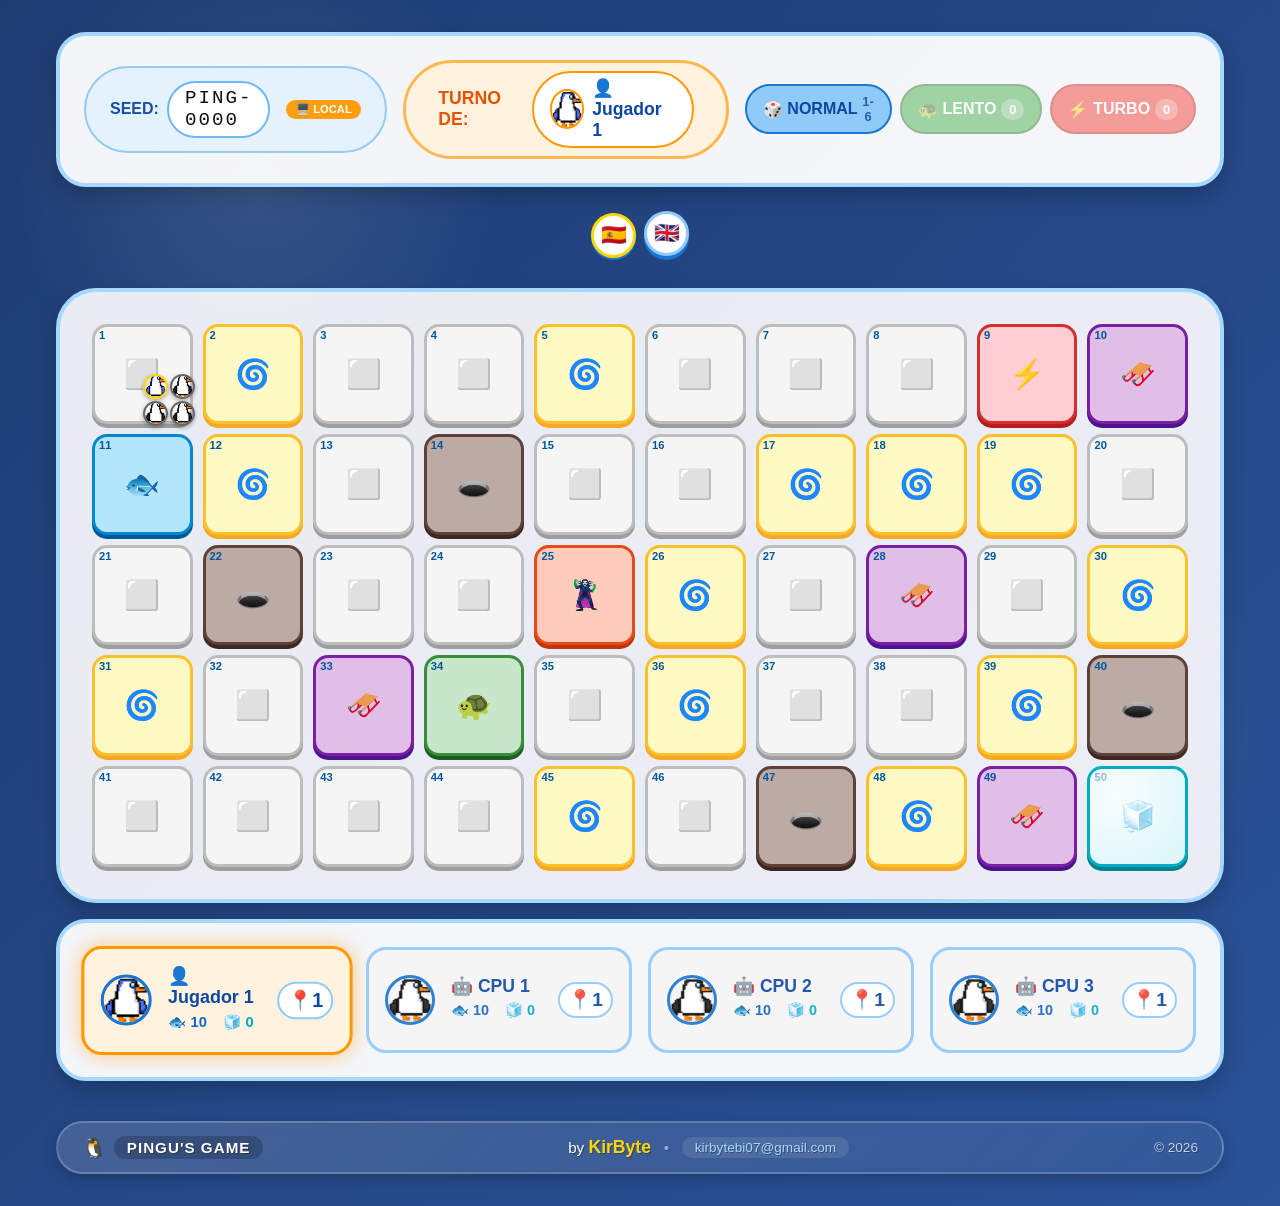
<file: game.html>
<!DOCTYPE html>
<html lang="es">
<head>
    <meta charset="UTF-8">
    <meta name="viewport" content="width=device-width, initial-scale=1.0">
    <title>🐧 Pingu's Game - Tablero</title>
    <link rel="stylesheet" href="css/game.css">
</head>
<body>
    <div class="snow-bg"></div>
    
    <div class="game-container">
        <!-- Cabecera -->
        <header class="game-header">
            <div class="seed-info">
                <span class="seed-label">SEED:</span>
                <span id="currentSeed" class="seed-value">XXXX-XXXX</span>
            </div>
            
            <div class="turn-info">
                <span class="turn-label">TURNO DE:</span>
                <div id="currentPlayer" class="current-player">
                    <img src="images/penguins/pingu1.png" alt="Pingu 1" class="player-avatar">
                    <span class="player-name">Pingu 1</span>
                </div>
            </div>
            
            <div class="dice-area">
                <div class="dice-selector" id="diceSelector">
                    <button id="diceNormal" class="dice-option normal" disabled>
                        <span>🎲</span>
                        <span>NORMAL</span>
                        <span class="dice-range">1-6</span>
                    </button>
                    <button id="diceSlow" class="dice-option slow" disabled>
                        <span>🐢</span>
                        <span>LENTO</span>
                        <span class="dice-count" id="slowCount">0</span>
                    </button>
                    <button id="diceTurbo" class="dice-option turbo" disabled>
                        <span>⚡</span>
                        <span>TURBO</span>
                        <span class="dice-count" id="turboCount">0</span>
                    </button>
                </div>
            </div>
        </header>
        
        <!-- Selector de idioma (AÑADIDO) -->
        <div class="language-selector">
            <button class="lang-btn" data-lang="es" title="Español">🇪🇸</button>
            <button class="lang-btn" data-lang="en" title="English">🇬🇧</button>
        </div>
        
        <!-- Tablero -->
        <main class="board-wrapper">
            <div id="board" class="board-grid">
                <!-- Las casillas se generan aquí -->
            </div>
        </main>
        
        <!-- Jugadores -->
        <div class="players-bar">
            <div id="playersContainer" class="players-container">
                <!-- Los jugadores se renderizan aquí -->
            </div>
        </div>
        
        <!-- Footer con créditos -->
        <footer class="game-footer">
            <div class="footer-content">
                <div class="footer-left">
                    <span class="footer-penguin">🐧</span>
                    <span class="footer-game">PINGU'S GAME</span>
                </div>
                
                <div class="footer-center">
                    <span class="footer-creator">by <strong>KirByte</strong></span>
                    <span class="footer-separator">•</span>
                    <a href="mailto:kirbytebi07@gmail.com" class="footer-email">kirbytebi07@gmail.com</a>
                </div>
                
                <div class="footer-right">
                    <span class="footer-copy">© 2026</span>
                </div>
            </div>
        </footer>
    </div>
    
    <!-- Popups -->
    <div id="chaoticPopup" class="chaotic-popup hidden">
        <div class="chaotic-content">
            <h2>🌀 EVENTO CHAOTIC 🌀</h2>
            <p id="chaoticMessage">¡Ha ocurrido algo inesperado!</p>
            <button id="chaoticClose" class="btn-chaotic">CONTINUAR</button>
        </div>
    </div>
    
    <div id="thiefPopup" class="thief-popup hidden">
        <div class="thief-content">
            <h2>🦹 LADRÓN FURTIVO 🦹</h2>
            <p id="thiefMessage">Has robado peces al pasar!</p>
            <button id="thiefClose" class="btn-thief">OK</button>
        </div>
    </div>

    <!-- Scripts -->
    <script src="party.js"></script>
    <script src="js/board.js"></script>
    <script src="js/players.js"></script>
    <script src="js/game.js"></script>
    <script src="js/translator.js"></script> <!-- AÑADIDO AL FINAL -->
</body>
</html>
</file>
<file: css/game.css>
* {
    margin: 0;
    padding: 0;
    box-sizing: border-box;
    font-family: 'Arial', sans-serif;
}

body {
    min-height: 100vh;
    background: linear-gradient(135deg, #1e3c72, #2a5298);
    position: relative;
    overflow-x: hidden;
}

.snow-bg {
    position: fixed;
    top: 0;
    left: 0;
    width: 100%;
    height: 100%;
    pointer-events: none;
    background: radial-gradient(circle at 20% 20%, rgba(255,255,255,0.1) 0%, transparent 20%),
                radial-gradient(circle at 80% 80%, rgba(255,255,255,0.1) 0%, transparent 20%);
    animation: snowfall 10s linear infinite;
}

@keyframes snowfall {
    0% { background-position: 0 0, 0 0; }
    100% { background-position: 100px 100px, -100px -100px; }
}

.game-container {
    max-width: 1200px;
    margin: 1rem auto;
    padding: 1rem;
    display: flex;
    flex-direction: column;
    gap: 1rem;
    min-height: 100vh;
}

/* Header */
.game-header {
    background: rgba(255, 255, 255, 0.95);
    border-radius: 30px;
    padding: 1.5rem;
    border: 4px solid #a5d8ff;
    box-shadow: 0 10px 20px rgba(0,0,0,0.2);
    display: grid;
    grid-template-columns: 1fr auto 1fr;
    align-items: center;
    gap: 1rem;
}

.seed-info {
    background: #e3f2fd;
    padding: 0.8rem 1.5rem;
    border-radius: 60px;
    display: inline-flex;
    align-items: center;
    gap: 0.5rem;
    border: 2px solid #90caf9;
}

.seed-label {
    color: #0d47a1;
    font-weight: bold;
}

.seed-value {
    background: white;
    padding: 0.3rem 1rem;
    border-radius: 30px;
    font-family: monospace;
    font-size: 1.2rem;
    letter-spacing: 2px;
    border: 2px solid #64b5f6;
}

.turn-info {
    background: #fff3e0;
    padding: 0.5rem 2rem;
    border-radius: 60px;
    border: 3px solid #ffb74d;
    display: flex;
    align-items: center;
    gap: 1rem;
}

.turn-label {
    color: #e65100;
    font-weight: bold;
    font-size: 1.1rem;
}

.current-player {
    display: flex;
    align-items: center;
    gap: 0.5rem;
    background: white;
    padding: 0.3rem 1rem;
    border-radius: 40px;
    border: 2px solid #ff9800;
}

.player-avatar {
    width: 40px;
    height: 40px;
    border-radius: 50%;
    border: 2px solid #ff9800;
}

.player-name {
    font-weight: bold;
    color: #e65100;
}

/* NUEVO: Selector de dados */
.dice-area {
    display: flex;
    justify-content: flex-end;
}

.dice-selector {
    display: flex;
    gap: 0.5rem;
    justify-content: center;
}

.dice-option {
    padding: 0.5rem 1rem;
    border: none;
    border-radius: 30px;
    font-size: 1rem;
    font-weight: bold;
    cursor: pointer;
    transition: all 0.2s;
    display: flex;
    align-items: center;
    gap: 0.3rem;
}

.dice-option.normal {
    background: #90caf9;
    color: #0d47a1;
    border: 2px solid #1976d2;
}

.dice-option.slow {
    background: #4caf50;
    color: white;
    border: 2px solid #2e7d32;
}

.dice-option.turbo {
    background: #f44336;
    color: white;
    border: 2px solid #c62828;
}

.dice-option:disabled {
    opacity: 0.5;
    cursor: not-allowed;
}

.dice-option:not(:disabled):hover {
    transform: translateY(-2px);
    box-shadow: 0 4px 8px rgba(0,0,0,0.2);
}

.dice-count {
    background: rgba(255,255,255,0.3);
    padding: 0.2rem 0.5rem;
    border-radius: 20px;
    font-size: 0.8rem;
}

.dice-range {
    font-size: 0.8rem;
    opacity: 0.8;
}

/* Tablero */
.board-wrapper {
    background: rgba(255, 255, 255, 0.9);
    border-radius: 40px;
    padding: 2rem;
    border: 4px solid #a5d8ff;
    box-shadow: 0 10px 20px rgba(0,0,0,0.2);
    flex: 1;
    overflow-x: auto;
}

.board-grid {
    display: grid;
    grid-template-columns: repeat(10, 1fr);
    gap: 10px;
    min-width: min(800px, 100%);
}

.casilla {
    aspect-ratio: 1;
    background: #e1f5fe;
    border: 3px solid #81d4fa;
    border-radius: 15px;
    display: flex;
    flex-direction: column;
    align-items: center;
    justify-content: center;
    font-size: 1.2rem;
    font-weight: bold;
    position: relative;
    box-shadow: 0 4px 0 #4fc3f7;
    transition: all 0.2s;
}

.casilla:hover {
    transform: scale(1.05);
    z-index: 10;
}

.casilla .numero {
    position: absolute;
    top: 2px;
    left: 4px;
    font-size: 0.7rem;
    color: #01579b;
    font-weight: bold;
}

.casilla .icono {
    font-size: 1.8rem;
    line-height: 1;
}

/* Tipos de casillas */
.casilla.normal {
    background: #f5f5f5;
    border-color: #bdbdbd;
    box-shadow: 0 4px 0 #9e9e9e;
}

.casilla.chaotic {
    background: #fff9c4;
    border-color: #fbc02d;
    box-shadow: 0 4px 0 #f9a825;
}

.casilla.fish {
    background: #b3e5fc;
    border-color: #0288d1;
    box-shadow: 0 4px 0 #01579b;
}

.casilla.dado-lento {
    background: #c8e6c9;
    border-color: #388e3c;
    box-shadow: 0 4px 0 #1b5e20;
}

.casilla.dado-turbo {
    background: #ffcdd2;
    border-color: #d32f2f;
    box-shadow: 0 4px 0 #b71c1c;
}

.casilla.trineo {
    background: #e1bee7;
    border-color: #7b1fa2;
    box-shadow: 0 4px 0 #4a148c;
}

.casilla.agujero {
    background: #bcaaa4;
    border-color: #5d4037;
    box-shadow: 0 4px 0 #3e2723;
}

.casilla.ladron {
    background: #ffccbc;
    border-color: #e64a19;
    box-shadow: 0 4px 0 #bf360c;
}

/* Jugadores en casillas */
.jugadores-en-casilla {
    position: absolute;
    bottom: -5px;
    right: -5px;
    display: flex;
    gap: 2px;
}

.mini-pingu {
    width: 20px;
    height: 20px;
    border-radius: 50%;
    border: 2px solid white;
    background: #4fc3f7;
    font-size: 12px;
    display: flex;
    align-items: center;
    justify-content: center;
}

/* Barra de jugadores */
.players-bar {
    background: rgba(255, 255, 255, 0.95);
    border-radius: 30px;
    padding: 1.5rem;
    border: 4px solid #a5d8ff;
    box-shadow: 0 10px 20px rgba(0,0,0,0.2);
}

.players-container {
    display: grid;
    grid-template-columns: repeat(4, 1fr);
    gap: 1rem;
}

.player-card {
    background: #e3f2fd;
    border-radius: 20px;
    padding: 1rem;
    display: flex;
    align-items: center;
    gap: 1rem;
    border: 3px solid #90caf9;
    transition: all 0.2s;
    position: relative;
}

.player-card.active {
    border-color: #ff9800;
    background: #fff3e0;
    box-shadow: 0 0 20px rgba(255, 152, 0, 0.5);
    transform: scale(1.02);
}

.player-card.cpu-player {
    opacity: 0.9;
    background: #f5f5f5;
}

.player-card img {
    width: 50px;
    height: 50px;
    border-radius: 50%;
    border: 3px solid #1976d2;
}

.player-info {
    flex: 1;
}

.player-name {
    font-weight: bold;
    color: #0d47a1;
    font-size: 1.1rem;
}

.player-stats {
    display: flex;
    gap: 1rem;
    margin-top: 0.3rem;
    font-size: 0.9rem;
}

.fish-stat {
    color: #1565c0;
    font-weight: bold;
}

.ice-stat {
    color: #00acc1;
    font-weight: bold;
}

/* NUEVO: Items de los jugadores */
.player-items {
    display: flex;
    gap: 0.5rem;
    margin-top: 0.3rem;
}

.item-badge {
    padding: 0.2rem 0.5rem;
    border-radius: 30px;
    font-size: 0.8rem;
    font-weight: bold;
    color: white;
}

.item-badge.slow {
    background: #4caf50;
    box-shadow: 0 2px 0 #2e7d32;
}

.item-badge.turbo {
    background: #f44336;
    box-shadow: 0 2px 0 #c62828;
}

.player-position {
    font-size: 1.2rem;
    font-weight: bold;
    color: #0d47a1;
    background: white;
    padding: 0.3rem 0.5rem;
    border-radius: 30px;
    border: 2px solid #90caf9;
}

/* Popups */
.chaotic-popup, .thief-popup {
    position: fixed;
    top: 0;
    left: 0;
    width: 100%;
    height: 100%;
    background: rgba(0,0,0,0.5);
    display: flex;
    align-items: center;
    justify-content: center;
    z-index: 1000;
    backdrop-filter: blur(5px);
}

.chaotic-popup.hidden, .thief-popup.hidden {
    display: none;
}

.chaotic-content, .thief-content {
    background: white;
    padding: 3rem;
    border-radius: 60px;
    text-align: center;
    max-width: 500px;
    border: 6px solid #fbc02d;
    box-shadow: 0 20px 40px rgba(0,0,0,0.3);
}

.thief-content {
    border-color: #e64a19;
}

.chaotic-content h2, .thief-content h2 {
    font-size: 2.5rem;
    margin-bottom: 1rem;
    color: #f57c00;
}

.thief-content h2 {
    color: #d32f2f;
}

.chaotic-content p, .thief-content p {
    font-size: 1.5rem;
    margin-bottom: 2rem;
    color: #333;
}

.btn-chaotic, .btn-thief {
    padding: 1rem 3rem;
    font-size: 1.3rem;
    border: none;
    border-radius: 60px;
    background: #fbc02d;
    color: white;
    font-weight: bold;
    cursor: pointer;
    transition: all 0.2s;
    border: 2px solid transparent;
}

.btn-thief {
    background: #e64a19;
}

.btn-chaotic:hover, .btn-thief:hover {
    transform: scale(1.05);
    box-shadow: 0 5px 15px rgba(0,0,0,0.2);
}

/* Toast messages */
.toast-message {
    position: fixed;
    bottom: 20px;
    left: 50%;
    transform: translateX(-50%);
    color: white;
    padding: 1rem 2rem;
    border-radius: 60px;
    font-weight: bold;
    z-index: 2000;
    animation: slideUp 0.3s ease;
    box-shadow: 0 5px 15px rgba(0,0,0,0.3);
}

.toast-info {
    background: #2196f3;
}

.toast-chaotic {
    background: #fbc02d;
}

.toast-thief {
    background: #e64a19;
}

.toast-item {
    background: #4caf50;
}

.toast-warning {
    background: #ff9800;
}

@keyframes slideUp {
    from {
        bottom: 0;
        opacity: 0;
    }
    to {
        bottom: 20px;
        opacity: 1;
    }
}

/* Responsive */
@media (max-width: 900px) {
    .game-header {
        grid-template-columns: 1fr;
        text-align: center;
    }
    
    .seed-info {
        justify-content: center;
    }
    
    .turn-info {
        justify-content: center;
    }
    
    .dice-area {
        justify-content: center;
    }
    
    .players-container {
        grid-template-columns: repeat(2, 1fr);
    }
}

@media (max-width: 600px) {
    .board-grid {
        grid-template-columns: repeat(5, 1fr) !important;
    }
    
    .dice-selector {
        flex-direction: column;
    }
    
    .dice-option {
        width: 100%;
        justify-content: center;
    }
    
    .player-card {
        flex-direction: column;
        text-align: center;
    }
    
    .player-stats {
        justify-content: center;
    }
    
    .chaotic-content, .thief-content {
        padding: 2rem;
        margin: 1rem;
    }
    
    .chaotic-content h2, .thief-content h2 {
        font-size: 1.8rem;
    }
    
    .chaotic-content p, .thief-content p {
        font-size: 1.2rem;
    }
}

/* Estilo para la casilla Ice Cube */
.casilla.icecube {
    background: #e0f7fa;
    border-color: #00acc1;
    box-shadow: 0 4px 0 #00838f;
    position: relative;
    overflow: hidden;
}

.casilla.icecube::after {
    content: '';
    position: absolute;
    top: -10px;
    left: -10px;
    right: -10px;
    bottom: -10px;
    background: radial-gradient(circle at 30% 30%, rgba(255,255,255,0.8), transparent 70%);
    animation: shine 2s infinite;
    pointer-events: none;
}

@keyframes shine {
    0% { opacity: 0.3; }
    50% { opacity: 0.8; }
    100% { opacity: 0.3; }
}

/* Mini pingüinos en casillas */
.mini-pingu-img {
    object-fit: cover;
    transition: transform 0.2s;
}

.mini-pingu-img:hover {
    transform: scale(1.5);
    z-index: 100;
}

.jugadores-en-casilla {
    position: absolute;
    bottom: -5px;
    right: -5px;
    display: flex;
    gap: 2px;
    flex-wrap: wrap;
    max-width: 60px;
    justify-content: flex-end;
}

/* FOOTER CREDITS - Game */
.game-footer {
    margin-top: 1.5rem;
    padding: 0.8rem 1.5rem;
    background: linear-gradient(135deg, rgba(255,255,255,0.15), rgba(255,255,255,0.05));
    backdrop-filter: blur(5px);
    border-radius: 60px;
    border: 2px solid rgba(255,255,255,0.2);
    box-shadow: 0 5px 15px rgba(0,0,0,0.2);
}

.footer-content {
    display: flex;
    align-items: center;
    justify-content: space-between;
    color: white;
    font-size: 0.95rem;
    text-shadow: 1px 1px 0 rgba(0,0,0,0.3);
}

.footer-left {
    display: flex;
    align-items: center;
    gap: 0.5rem;
}

.footer-penguin {
    font-size: 1.2rem;
    animation: wobble 2s infinite;
}

.footer-game {
    font-weight: bold;
    letter-spacing: 1px;
    background: rgba(0,0,0,0.2);
    padding: 0.2rem 0.8rem;
    border-radius: 30px;
}

.footer-center {
    display: flex;
    align-items: center;
    gap: 0.8rem;
}

.footer-creator strong {
    color: #ffd700;
    font-size: 1.1rem;
}

.footer-separator {
    opacity: 0.5;
}

.footer-email {
    color: #a5d8ff;
    text-decoration: none;
    font-size: 0.85rem;
    background: rgba(255,255,255,0.1);
    padding: 0.2rem 0.8rem;
    border-radius: 30px;
    transition: all 0.3s;
}

.footer-email:hover {
    background: rgba(255,255,255,0.2);
    color: white;
}

.footer-right {
    opacity: 0.7;
    font-size: 0.85rem;
}

/* Responsive */
@media (max-width: 700px) {
    .footer-content {
        flex-direction: column;
        gap: 0.5rem;
    }
    
    .footer-center {
        flex-wrap: wrap;
        justify-content: center;
    }
}

@media (max-width: 500px) {
    .game-footer {
        padding: 0.8rem;
    }
    
    .footer-center {
        flex-direction: column;
        gap: 0.3rem;
    }
    
    .footer-separator {
        display: none;
    }
}

/* Language selector para el juego */
.language-selector {
    display: flex;
    justify-content: center;
    gap: 0.5rem;
    margin: 0.5rem 0 1rem;
}

.lang-btn {
    width: 45px;
    height: 45px;
    border-radius: 50%;
    border: 3px solid #90caf9;
    background: white;
    font-size: 1.3rem;
    cursor: pointer;
    transition: all 0.3s;
    box-shadow: 0 4px 0 #1976d2;
    display: flex;
    align-items: center;
    justify-content: center;
}

.lang-btn.active {
    transform: translateY(2px);
    box-shadow: 0 2px 0 #1976d2;
    border-color: #ffd700;
}

.lang-btn:hover {
    transform: translateY(2px);
    box-shadow: 0 2px 0 #1976d2;
}

/* Modo badge */
.mode-badge {
    display: inline-block;
    padding: 0.2rem 0.6rem;
    border-radius: 30px;
    font-size: 0.7rem;
    font-weight: bold;
    margin-left: 0.5rem;
    white-space: nowrap;
}

.mode-badge.online {
    background: #2196f3;
    color: white;
}

.mode-badge.local {
    background: #ff9800;
    color: white;
}

/* Responsive para los botones de idioma */
@media (max-width: 600px) {
    .lang-btn {
        width: 40px;
        height: 40px;
        font-size: 1.2rem;
    }
}
</file>
